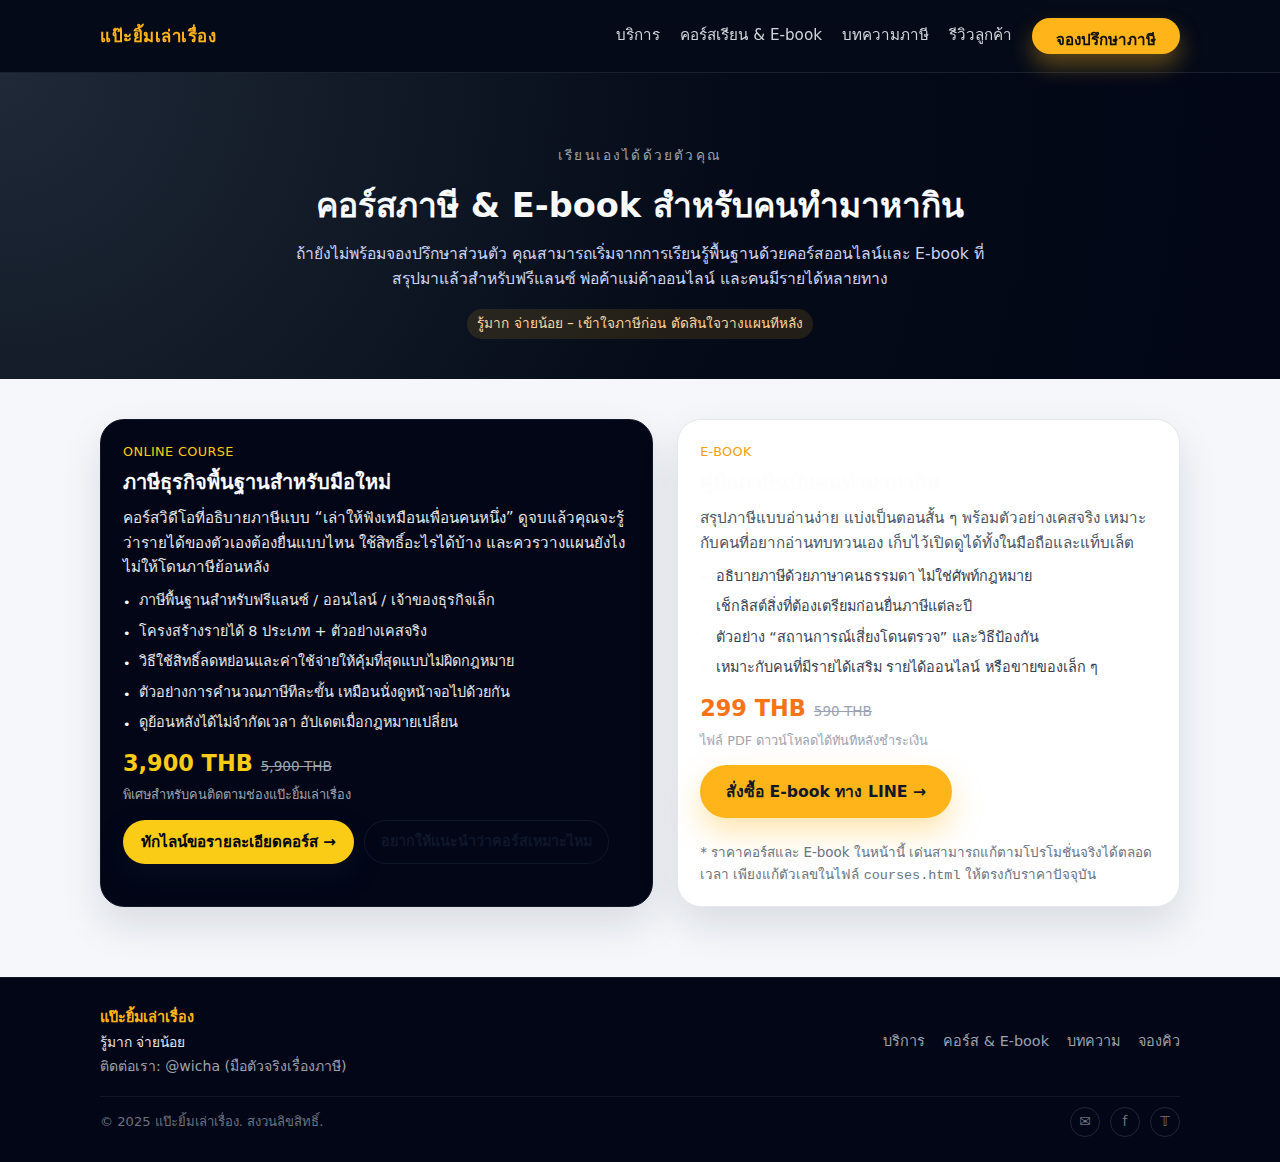
<file: courses.html>
<!DOCTYPE html>
<html lang="th">
<head>
  <meta charset="UTF-8" />
  <title>คอร์สเรียน &amp; E-book ภาษี – แป๊ะยิ้มเล่าเรื่อง</title>
  <meta name="viewport" content="width=device-width, initial-scale=1" />
  <link rel="stylesheet" href="assets/css/style.css">
</head>
<body>

  <!-- NAV -->
  <header>
    <div class="container">
      <div class="nav">
        <div class="logo">แป๊ะยิ้มเล่าเรื่อง</div>
        <nav class="nav-links">
          <a href="services.html">บริการ</a>
          <a href="courses.html">คอร์สเรียน &amp; E-book</a>
          <a href="index.html#articles">บทความภาษี</a>
          <a href="index.html#testimonials">รีวิวลูกค้า</a>
          <a href="booking.html" class="btn-nav">
            จองปรึกษาภาษี
          </a>
        </nav>
      </div>
    </div>
  </header>

  <!-- HERO -->
  <section class="courses-hero">
    <div class="container">
      <div class="courses-hero-inner">
        <div class="hero-eyebrow">เรียนเองได้ด้วยตัวคุณ</div>
        <h1 class="courses-hero-title">คอร์สภาษี &amp; E-book สำหรับคนทำมาหากิน</h1>
        <p class="courses-hero-sub">
          ถ้ายังไม่พร้อมจองปรึกษาส่วนตัว คุณสามารถเริ่มจากการเรียนรู้พื้นฐานด้วยคอร์สออนไลน์และ E-book
          ที่สรุปมาแล้วสำหรับฟรีแลนซ์ พ่อค้าแม่ค้าออนไลน์ และคนมีรายได้หลายทาง
        </p>
        <div class="courses-hero-tag">
          รู้มาก จ่ายน้อย – เข้าใจภาษีก่อน ตัดสินใจวางแผนทีหลัง
        </div>
      </div>
    </div>
  </section>

  <!-- CONTENT -->
  <section class="courses-layout">
    <div class="container">
      <div class="courses-grid">
        <!-- COURSE CARD -->
        <div class="course-card">
          <div class="course-label">Online Course</div>
          <h2 class="course-title">ภาษีธุรกิจพื้นฐานสำหรับมือใหม่</h2>
          <p class="course-desc">
            คอร์สวิดีโอที่อธิบายภาษีแบบ “เล่าให้ฟังเหมือนเพื่อนคนหนึ่ง”
            ดูจบแล้วคุณจะรู้ว่ารายได้ของตัวเองต้องยื่นแบบไหน ใช้สิทธิ์อะไรได้บ้าง
            และควรวางแผนยังไงไม่ให้โดนภาษีย้อนหลัง
          </p>

          <ul class="course-list">
            <li><span class="dot">•</span><span class="text">ภาษีพื้นฐานสำหรับฟรีแลนซ์ / ออนไลน์ / เจ้าของธุรกิจเล็ก</span></li>
            <li><span class="dot">•</span><span class="text">โครงสร้างรายได้ 8 ประเภท + ตัวอย่างเคสจริง</span></li>
            <li><span class="dot">•</span><span class="text">วิธีใช้สิทธิ์ลดหย่อนและค่าใช้จ่ายให้คุ้มที่สุดแบบไม่ผิดกฎหมาย</span></li>
            <li><span class="dot">•</span><span class="text">ตัวอย่างการคำนวณภาษีทีละขั้น เหมือนนั่งดูหน้าจอไปด้วยกัน</span></li>
            <li><span class="dot">•</span><span class="text">ดูย้อนหลังได้ไม่จำกัดเวลา อัปเดตเมื่อกฎหมายเปลี่ยน</span></li>
          </ul>

          <div class="price-row">
            <div class="price-main course">3,900 THB</div>
            <div class="price-old">5,900 THB</div>
          </div>
          <div class="price-note">พิเศษสำหรับคนติดตามช่องแป๊ะยิ้มเล่าเรื่อง</div>

          <div class="course-actions">
            <a href="https://line.me" target="_blank" class="btn-primary-light">
              ทักไลน์ขอรายละเอียดคอร์ส →
            </a>
            <a href="booking.html" class="btn-outline-dark">
              อยากให้แนะนำว่าคอร์สเหมาะไหม
            </a>
          </div>
        </div>

        <!-- EBOOK CARD -->
        <div class="ebook-card">
          <div class="ebook-label">E-book</div>
          <h2 class="ebook-title">คู่มือภาษีฉบับคนทำมาหากิน</h2>
          <p class="ebook-desc">
            สรุปภาษีแบบอ่านง่าย แบ่งเป็นตอนสั้น ๆ พร้อมตัวอย่างเคสจริง
            เหมาะกับคนที่อยากอ่านทบทวนเอง เก็บไว้เปิดดูได้ทั้งในมือถือและแท็บเล็ต
          </p>

          <ul class="ebook-list">
            <li><span class="dot">•</span><span class="text">อธิบายภาษีด้วยภาษาคนธรรมดา ไม่ใช่ศัพท์กฎหมาย</span></li>
            <li><span class="dot">•</span><span class="text">เช็กลิสต์สิ่งที่ต้องเตรียมก่อนยื่นภาษีแต่ละปี</span></li>
            <li><span class="dot">•</span><span class="text">ตัวอย่าง “สถานการณ์เสี่ยงโดนตรวจ” และวิธีป้องกัน</span></li>
            <li><span class="dot">•</span><span class="text">เหมาะกับคนที่มีรายได้เสริม รายได้ออนไลน์ หรือขายของเล็ก ๆ</span></li>
          </ul>

          <div class="price-row">
            <div class="price-main ebook">299 THB</div>
            <div class="price-old">590 THB</div>
          </div>
          <div class="price-note">ไฟล์ PDF ดาวน์โหลดได้ทันทีหลังชำระเงิน</div>

          <div class="ebook-actions">
            <a href="https://line.me" target="_blank" class="btn-primary">
              สั่งซื้อ E-book ทาง LINE →
            </a>
          </div>

          <div class="courses-note">
            * ราคาคอร์สและ E-book ในหน้านี้ เด่นสามารถแก้ตามโปรโมชั่นจริงได้ตลอดเวลา  
            เพียงแก้ตัวเลขในไฟล์ <code>courses.html</code> ให้ตรงกับราคาปัจจุบัน
          </div>
        </div>
      </div>
    </div>
  </section>

  <!-- FOOTER -->
  <footer>
    <div class="container">
      <div class="footer-top">
        <div>
          <div class="footer-brand">แป๊ะยิ้มเล่าเรื่อง</div>
          <div class="footer-slogan">รู้มาก จ่ายน้อย</div>
          <div class="footer-contact">ติดต่อเรา: @wicha (มือตัวจริงเรื่องภาษี)</div>
        </div>
        <div class="footer-links">
          <a href="services.html">บริการ</a>
          <a href="courses.html">คอร์ส &amp; E-book</a>
          <a href="index.html#articles">บทความ</a>
          <a href="booking.html">จองคิว</a>
        </div>
      </div>
      <div class="footer-bottom">
        <div>© 2025 แป๊ะยิ้มเล่าเรื่อง. สงวนลิขสิทธิ์.</div>
        <div class="footer-social">
          <span>✉</span>
          <span>f</span>
          <span>𝕋</span>
        </div
</file>
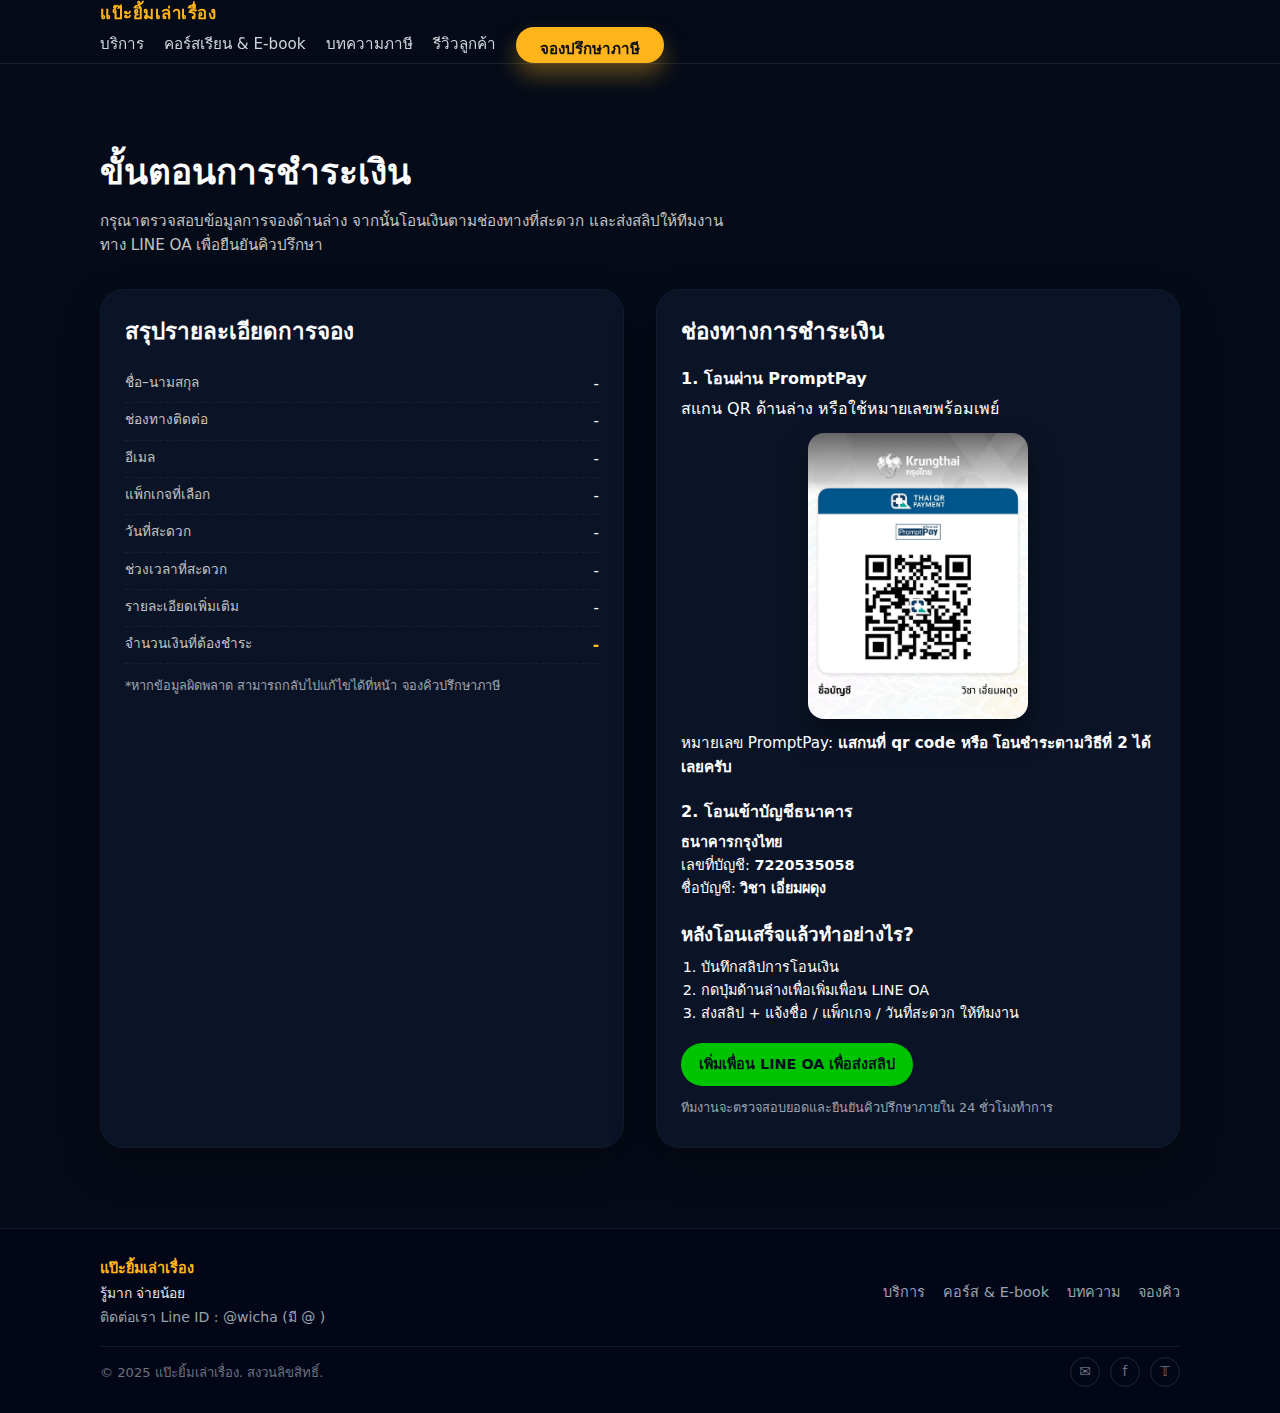
<file: payment.html>
<!DOCTYPE html>
<html lang="th">
<head>
  <meta charset="UTF-8" />
  <title>ชำระเงินค่าปรึกษาภาษี – แป๊ะยิ้มเล่าเรื่อง</title>
  <meta name="viewport" content="width=device-width, initial-scale=1" />
  <link rel="stylesheet" href="assets/css/style.css" />
</head>
<body>

  <!-- NAV -->
  <header class="header">
  <div class="container nav-container">
    
    <div class="logo">แป๊ะยิ้มเล่าเรื่อง</div>

    <div class="menu-toggle" id="mobile-menu">☰</div>

    <nav class="nav-links" id="nav-menu">
      <a href="index.html#services">บริการ</a>
      <a href="index.html#offers">คอร์สเรียน & E-book</a>
      <a href="index.html#articles">บทความภาษี</a>
      <a href="index.html#testimonials">รีวิวลูกค้า</a>
      <a href="booking.html" class="btn-nav">จองปรึกษาภาษี</a>
    </nav>

  </div>
</header>


  <!-- PAYMENT SECTION -->
  <section class="payment-section">
    <div class="container">

      <!-- ส่วนหัว -->
      <div class="payment-header">
        <h1>ขั้นตอนการชำระเงิน</h1>
        <p>
          กรุณาตรวจสอบข้อมูลการจองด้านล่าง จากนั้นโอนเงินตามช่องทางที่สะดวก
          และส่งสลิปให้ทีมงานทาง LINE OA เพื่อยืนยันคิวปรึกษา
        </p>
      </div>

      <div class="payment-grid">

        <!-- สรุปรายละเอียดการจอง -->
        <div class="payment-card">
          <h2>สรุปรายละเอียดการจอง</h2>
          <dl class="payment-summary">
            <div>
              <dt>ชื่อ–นามสกุล</dt>
              <dd id="summary-name">-</dd>
            </div>
            <div>
              <dt>ช่องทางติดต่อ</dt>
              <dd id="summary-contact">-</dd>
            </div>
            <div>
              <dt>อีเมล</dt>
              <dd id="summary-email">-</dd>
            </div>
            <div>
              <dt>แพ็กเกจที่เลือก</dt>
              <dd id="summary-package">-</dd>
            </div>
            <div>
              <dt>วันที่สะดวก</dt>
              <dd id="summary-date">-</dd>
            </div>
            <div>
              <dt>ช่วงเวลาที่สะดวก</dt>
              <dd id="summary-time">-</dd>
            </div>
            <div>
              <dt>รายละเอียดเพิ่มเติม</dt>
              <dd id="summary-details">-</dd>
            </div>
            <div class="payment-price-row">
              <dt>จำนวนเงินที่ต้องชำระ</dt>
              <dd id="summary-price">-</dd>
            </div>
          </dl>
          <p class="payment-note">
            *หากข้อมูลผิดพลาด สามารถกลับไปแก้ไขได้ที่หน้า
            <a href="booking.html">จองคิวปรึกษาภาษี</a>
          </p>
        </div>

        <!-- ช่องทางชำระเงิน -->
        <div class="payment-card">
          <h2>ช่องทางการชำระเงิน</h2>

          <div class="payment-method">
            <h3>1. โอนผ่าน PromptPay</h3>
            <p>สแกน QR ด้านล่าง หรือใช้หมายเลขพร้อมเพย์</p>

            <!-- เปลี่ยน path รูปให้ตรงกับของเด่น -->
            <div class="payment-qr-wrapper">
              <img src="assets\css/img/qr-consult.png"
                   alt="QR PromptPay แป๊ะยิ้มเล่าเรื่อง"
                   class="payment-qr" />
            </div>

            <p class="payment-pp-number">
              หมายเลข PromptPay: <strong>แสกนที่ qr code หรือ โอนชำระตามวิธีที่ 2 ได้เลยครับ</strong>
            </p>
          </div>

          <div class="payment-method">
            <h3>2. โอนเข้าบัญชีธนาคาร</h3>
            <ul class="payment-bank-list">
              <li>
                <strong>ธนาคารกรุงไทย</strong><br />
                เลขที่บัญชี: <strong>7220535058</strong><br />
                ชื่อบัญชี: <strong>วิชา เอี่ยมผดุง</strong>
              </li>
              <!-- ถ้ามีหลายบัญชีเพิ่ม li ได้เลย -->
            </ul>
          </div>

          <div class="payment-after">
            <h3>หลังโอนเสร็จแล้วทำอย่างไร?</h3>
            <ol>
              <li>บันทึกสลิปการโอนเงิน</li>
              <li>กดปุ่มด้านล่างเพื่อเพิ่มเพื่อน LINE OA</li>
              <li>ส่งสลิป + แจ้งชื่อ / แพ็กเกจ / วันที่สะดวก ให้ทีมงาน</li>
            </ol>

            <a class="btn-line"
               href="https://line.me/R/ti/p/@wicha"
               target="_blank">
              เพิ่มเพื่อน LINE OA เพื่อส่งสลิป
            </a>

            <p class="payment-note">
              ทีมงานจะตรวจสอบยอดและยืนยันคิวปรึกษาภายใน 24 ชั่วโมงทำการ
            </p>
          </div>
        </div>

      </div>
    </div>
  </section>

  <!-- FOOTER -->
  <footer>
    <div class="container">
      <div class="footer-top">
        <div>
          <div class="footer-brand">แป๊ะยิ้มเล่าเรื่อง</div>
          <div class="footer-slogan">รู้มาก จ่ายน้อย</div>
          <div class="footer-contact">ติดต่อเรา Line ID : @wicha (มี @ )</div>
        </div>
        <div class="footer-links">
          <a href="index.html#services">บริการ</a>
          <a href="index.html#offers">คอร์ส &amp; E-book</a>
          <a href="index.html#articles">บทความ</a>
          <a href="booking.html">จองคิว</a>
        </div>
      </div>
      <div class="footer-bottom">
        <div>© 2025 แป๊ะยิ้มเล่าเรื่อง. สงวนลิขสิทธิ์.</div>
        <div class="footer-social">
          <span>✉</span>
          <span>f</span>
          <span>𝕋</span>
        </div>
      </div>
    </div>
  </footer>

  <!-- JS สรุปค่าจาก query string -->
  <script>
    (function () {
      const params = new URLSearchParams(window.location.search);

      const name    = params.get('name')    || '-';
      const contact = params.get('contact') || '-';
      const email   = params.get('email')   || '-';
      const pkg     = params.get('package') || '';
      const date    = params.get('date')    || '-';
      const time    = params.get('time')    || '-';
      const details = params.get('details') || '-';

      let packageText = '-';
      let priceText   = '-';

      if (pkg === 'normal') {
        packageText = 'ปรึกษาภาษีรายชั่วโมง (นัดล่วงหน้า 1–3 วัน)';
        priceText   = '1,500 บาท';
      } else if (pkg === 'urgent') {
        packageText = 'ปรึกษาภาษีแบบด่วน (ภายในวันนี้)';
        priceText   = '2,000 บาท';
      }

      document.getElementById('summary-name').textContent    = name;
      document.getElementById('summary-contact').textContent = contact;
      document.getElementById('summary-email').textContent   = email || '-';
      document.getElementById('summary-package').textContent = packageText;
      document.getElementById('summary-date').textContent    = date;
      document.getElementById('summary-time').textContent    = time;
      document.getElementById('summary-details').textContent = details || '-';
      document.getElementById('summary-price').textContent   = priceText;
    })();
  </script>

</body>
</html>
</file>
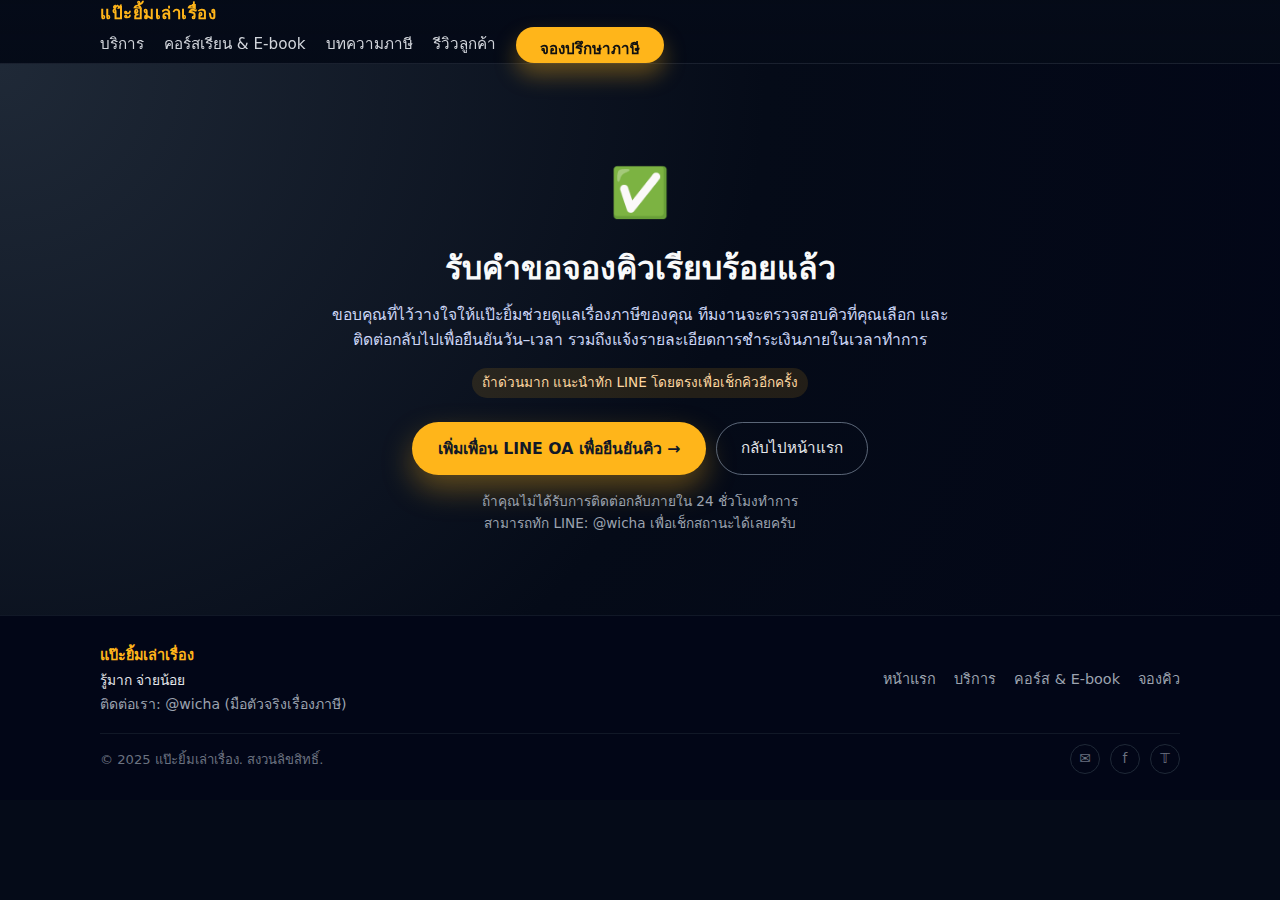
<file: thanks.html>
<!DOCTYPE html>
<html lang="th">
<head>
  <meta charset="UTF-8" />
  <title>ส่งคำขอจองคิวเรียบร้อย – แป๊ะยิ้มเล่าเรื่อง</title>
  <meta name="viewport" content="width=device-width, initial-scale=1" />
  <link rel="stylesheet" href="assets/css/style.css">
</head>
<body>

  <!-- NAV แบบสั้น -->
  <header class="header">
  <div class="container nav-container">
    
    <div class="logo">แป๊ะยิ้มเล่าเรื่อง</div>

    <div class="menu-toggle" id="mobile-menu">☰</div>

    <nav class="nav-links" id="nav-menu">
      <a href="index.html#services">บริการ</a>
      <a href="index.html#offers">คอร์สเรียน & E-book</a>
      <a href="index.html#articles">บทความภาษี</a>
      <a href="index.html#testimonials">รีวิวลูกค้า</a>
      <a href="booking.html" class="btn-nav">จองปรึกษาภาษี</a>
    </nav>

  </div>
</header>


  <!-- THANK YOU SECTION -->
  <section class="thanks-section">
    <div class="container">
      <div class="thanks-inner">
        <div class="thanks-icon">✅</div>
        <h1 class="thanks-title">รับคำขอจองคิวเรียบร้อยแล้ว</h1>
        <p class="thanks-sub">
          ขอบคุณที่ไว้วางใจให้แป๊ะยิ้มช่วยดูแลเรื่องภาษีของคุณ
          ทีมงานจะตรวจสอบคิวที่คุณเลือก และติดต่อกลับไปเพื่อยืนยันวัน–เวลา
          รวมถึงแจ้งรายละเอียดการชำระเงินภายในเวลาทำการ
        </p>
        <div class="thanks-highlight">
          ถ้าด่วนมาก แนะนำทัก LINE โดยตรงเพื่อเช็กคิวอีกครั้ง
        </div>

        <div class="thanks-actions">
          <a href="https://line.me/R/ti/p/@wicha" target="_blank" class="btn-primary">
            เพิ่มเพื่อน LINE OA เพื่อยืนยันคิว →
          </a>
          <a href="index.html" class="btn-secondary">
            กลับไปหน้าแรก
          </a>
        </div>

        <div class="thanks-small">
          ถ้าคุณไม่ได้รับการติดต่อกลับภายใน 24 ชั่วโมงทำการ<br />
          สามารถทัก LINE: @wicha เพื่อเช็กสถานะได้เลยครับ
        </div>
      </div>
    </div>
  </section>

  <!-- FOOTER -->
  <footer>
    <div class="container">
      <div class="footer-top">
        <div>
          <div class="footer-brand">แป๊ะยิ้มเล่าเรื่อง</div>
          <div class="footer-slogan">รู้มาก จ่ายน้อย</div>
          <div class="footer-contact">ติดต่อเรา: @wicha (มือตัวจริงเรื่องภาษี)</div>
        </div>
        <div class="footer-links">
          <a href="index.html">หน้าแรก</a>
          <a href="services.html">บริการ</a>
          <a href="courses.html">คอร์ส &amp; E-book</a>
          <a href="booking.html">จองคิว</a>
        </div>
      </div>
      <div class="footer-bottom">
        <div>© 2025 แป๊ะยิ้มเล่าเรื่อง. สงวนลิขสิทธิ์.</div>
        <div class="footer-social">
          <span>✉</span>
          <span>f</span>
          <span>𝕋</span>
        </div>
      </div>
    </div>
  </footer>

</body>
</html>
</file>
<file: assets/css/style.css>
:root {
      --bg-dark: #050b18;
      --bg-dark-soft: #0c1324;
      --bg-light: #f7fafc;
      --accent: #ffb51a;
      --accent-soft: #fff1c7;
      --text-main: #fdfdfd;
      --text-sub: #c4ccdd;
      --text-dark: #111827;
      --card-border: #e5e7eb;
      --success-bg: #e8fff2;
      --success-text: #0f9f4f;
      --radius-lg: 24px;
      --radius-md: 18px;
      --shadow-soft: 0 18px 40px rgba(0,0,0,0.35);
      --shadow-card: 0 12px 30px rgba(15,23,42,0.18);
      --transition-fast: 0.2s ease;
    }

    * {
      box-sizing: border-box;
      margin: 0;
      padding: 0;
    }

    body {
      font-family: system-ui, -apple-system, BlinkMacSystemFont, "Segoe UI", sans-serif;
      background-color: var(--bg-dark);
      color: var(--text-main);
      line-height: 1.6;
    }

    a {
      color: inherit;
      text-decoration: none;
    }

    img {
      max-width: 100%;
      display: block;
    }

    .container {
      width: 100%;
      max-width: 1120px;
      margin: 0 auto;
      padding: 0 20px;
    }

    /* NAVBAR */
    header {
      position: sticky;
      top: 0;
      z-index: 40;
      backdrop-filter: blur(10px);
      background: linear-gradient(to bottom, rgba(5,11,24,0.97), rgba(5,11,24,0.88));
      border-bottom: 1px solid rgba(148,163,184,0.15);
    }

    .nav {
      display: flex;
      justify-content: space-between;
      align-items: center;
      padding: 18px 0;
    }

    .logo {
      font-weight: 700;
      font-size: 1.05rem;
      letter-spacing: 0.03em;
      color: var(--accent);
    }

    .nav-links {
      display: flex;
      align-items: center;
      gap: 32px;
      font-size: 0.95rem;
      color: #d1d5db;
    }

    .nav-links a {
      position: relative;
      padding-bottom: 2px;
    }

    .nav-links a::after {
      content: "";
      position: absolute;
      left: 0;
      bottom: 0;
      width: 0;
      height: 2px;
      border-radius: 999px;
      background-color: var(--accent);
      transition: width var(--transition-fast);
    }

    .nav-links a:hover::after {
      width: 100%;
    }

    .btn-nav {
      padding: 10px 24px;
      border-radius: 999px;
      background-color: var(--accent);
      color: #111;
      font-weight: 600;
      box-shadow: 0 12px 22px rgba(255,181,26,0.35);
      border: none;
      cursor: pointer;
      transition: transform var(--transition-fast), box-shadow var(--transition-fast), background-color var(--transition-fast);
    }

    .btn-nav:hover {
      transform: translateY(-1px);
      background-color: #ffca45;
      box-shadow: 0 18px 32px rgba(255,181,26,0.45);
    }

    /* HERO */
    .hero {
      background: radial-gradient(circle at top left, #1e293b 0, #050b18 48%, #020617 100%);
      padding: 72px 0 72px;
    }

    .hero-grid {
      display: grid;
      grid-template-columns: minmax(0, 1.1fr) minmax(0, 1fr);
      gap: 48px;
      align-items: center;
    }

    .hero-eyebrow {
      font-size: 0.85rem;
      letter-spacing: .16em;
      text-transform: uppercase;
      color: #9ca3af;
      margin-bottom: 12px;
    }

    .hero-title {
      font-size: clamp(2.2rem, 3.4vw, 3rem);
      font-weight: 800;
      line-height: 1.25;
      margin-bottom: 14px;
    }

    .hero-title span.highlight {
      color: var(--accent);
    }

    .hero-subtitle {
      font-size: 1rem;
      color: var(--text-sub);
      max-width: 560px;
      margin-bottom: 22px;
    }

    .hero-list {
      list-style: none;
      margin-bottom: 26px;
    }

    .hero-list li {
      display: flex;
      align-items: flex-start;
      gap: 10px;
      margin-bottom: 8px;
      color: #e5e7eb;
      font-size: 0.98rem;
    }

    .bullet-icon {
      width: 18px;
      height: 18px;
      border-radius: 999px;
      background-color: rgba(255,181,26,0.1);
      display: flex;
      align-items: center;
      justify-content: center;
      font-size: 0.75rem;
      color: var(--accent);
      flex-shrink: 0;
    }

    .hero-actions {
      display: flex;
      flex-wrap: wrap;
      gap: 14px;
    }

    .btn-primary {
      padding: 14px 26px;
      border-radius: 999px;
      background-color: var(--accent);
      color: #111827;
      font-weight: 600;
      font-size: 0.98rem;
      border: none;
      cursor: pointer;
      box-shadow: 0 14px 30px rgba(255,181,26,0.35);
      transition: transform var(--transition-fast), box-shadow var(--transition-fast), background-color var(--transition-fast);
    }

    .btn-primary:hover {
      transform: translateY(-1px);
      background-color: #ffca45;
      box-shadow: 0 18px 36px rgba(255,181,26,0.45);
    }

    .btn-secondary {
      padding: 13px 24px;
      border-radius: 999px;
      border: 1px solid rgba(148,163,184,0.6);
      background-color: transparent;
      color: #e5e7eb;
      font-weight: 500;
      font-size: 0.95rem;
      cursor: pointer;
      transition: background-color var(--transition-fast), border-color var(--transition-fast), color var(--transition-fast), transform var(--transition-fast);
    }

    .btn-secondary:hover {
      background-color: rgba(15,23,42,0.9);
      transform: translateY(-1px);
      border-color: rgba(226,232,240,0.95);
      color: #f9fafb;
    }

    .hero-media {
      position: relative;
    }

    .hero-card {
      background-color: #020617;
      border-radius: 30px;
      padding: 16px;
      box-shadow: var(--shadow-soft);
      border: 1px solid rgba(148,163,184,0.25);
    }

    .hero-image-wrapper {
      border-radius: 24px;
      overflow: hidden;
      position: relative;
      background: linear-gradient(135deg, #111827, #0f172a);
      min-height: 230px;
    }

    .hero-image-wrapper img {
      width: 100%;
      height: 100%;
      object-fit: cover;
      filter: saturate(1.15);
    }

    .hero-card {
  position: relative;
}

/* ครอบรูปหลัก */
.hero-card {
  position: relative;
  border-radius: 28px;
  overflow: hidden;
}
/* ไอคอนในกล่อง */
.hero-badge-icon {
  font-size: 1rem;
  margin-bottom: 4px;
}


    .hero-floating {
      position: absolute;
      left: -18px;
      bottom: -18px;
      background-color: var(--success-bg);
      color: var(--success-text);
      border-radius: 18px;
      padding: 12px 16px;
      font-size: 0.85rem;
      box-shadow: var(--shadow-card);
      max-width: 220px;
    }

    /* GENERIC SECTIONS (LIGHT) */
    .section {
      padding: 70px 0;
      background-color: #f5f7fb;
      color: var(--text-dark);
    }

    .section.alt {
      background-color: #ffffff;
    }

    .section-title {
      font-size: 1.8rem;
      font-weight: 800;
      margin-bottom: 8px;
      color: #020617;
    }

    .section-subtitle {
      font-size: 1rem;
      color: #4b5563;
      max-width: 640px;
      margin-bottom: 32px;
    }

    /* รู้มาก จ่ายน้อย */
    .pill-highlight {
      background-color: #fff4ce;
      padding: 3px 8px;
      border-radius: 999px;
      font-weight: 600;
    }

    .three-cols {
      display: grid;
      grid-template-columns: repeat(3, minmax(0, 1fr));
      gap: 20px;
    }

    .benefit-card {
      background-color: #ffffff;
      border-radius: 18px;
      padding: 20px 20px 22px;
      box-shadow: 0 10px 26px rgba(15,23,42,0.06);
      border: 1px solid #edf0f7;
      transition: transform var(--transition-fast), box-shadow var(--transition-fast), border-color var(--transition-fast);
    }

    .benefit-card:hover {
      transform: translateY(-4px);
      border-color: #e5e7eb;
      box-shadow: 0 16px 30px rgba(15,23,42,0.08);
    }

    .benefit-icon {
      width: 28px;
      height: 28px;
      border-radius: 999px;
      background-color: #fff6d7;
      display: flex;
      align-items: center;
      justify-content: center;
      margin-bottom: 8px;
      font-size: 0.9rem;
    }

    .benefit-title {
      font-weight: 700;
      margin-bottom: 4px;
    }

    .benefit-text {
      font-size: 0.93rem;
      color: #4b5563;
    }

    /* SERVICES */
    .section-header-flex {
      display: flex;
      justify-content: space-between;
      align-items: baseline;
      gap: 16px;
      margin-bottom: 28px;
    }

    .services-grid {
      display: grid;
      grid-template-columns: repeat(3, minmax(0, 1fr));
      gap: 20px;
    }

    .service-card {
      background-color: #ffffff;
      border-radius: var(--radius-lg);
      padding: 22px 20px 22px;
      border: 1px solid #edf0f7;
      box-shadow: 0 14px 36px rgba(15,23,42,0.06);
      transition: transform var(--transition-fast), box-shadow var(--transition-fast), border-color var(--transition-fast), background-color var(--transition-fast);
    }

    .service-card.highlight {
      border-color: var(--accent);
      box-shadow: 0 18px 40px rgba(255,181,26,0.18);
      background-color: #fffdf7;
    }

    .service-topicon {
      width: 34px;
      height: 34px;
      border-radius: 999px;
      background-color: #f3f4ff;
      display: flex;
      align-items: center;
      justify-content: center;
      margin-bottom: 10px;
      font-size: 1rem;
    }

    .service-title {
      font-weight: 700;
      margin-bottom: 4px;
      font-size: 1.02rem;
      color: #111827;
    }

    .service-desc {
      font-size: 0.93rem;
      color: #4b5563;
      margin-bottom: 10px;
    }

    .service-price {
      font-size: 0.96rem;
      margin-bottom: 12px;
    }

    .service-price strong {
      font-size: 1.05rem;
    }

    .service-note {
      font-size: 0.8rem;
      color: #6b7280;
    }

    .service-actions {
      margin-top: 14px;
    }

    .btn-outline-dark {
      display: inline-block;
      padding: 10px 18px;
      border-radius: 999px;
      border: 1px solid #111827;
      font-size: 0.9rem;
      font-weight: 500;
      background-color: #111827;
      color: #ffffff;
      cursor: pointer;
      transition: background-color var(--transition-fast), color var(--transition-fast), transform var(--transition-fast);
    }

    .service-card.highlight .btn-outline-dark {
      background-color: var(--accent);
      border-color: var(--accent);
      color: #111827;
    }

    .btn-outline-dark:hover {
      background-color: #020617;
      color: #f9fafb;
      transform: translateY(-1px);
    }

    .service-card.highlight .btn-outline-dark:hover {
      background-color: #111827;
      color: #f9fafb;
    }

    /* OFFERS */
    .offers-grid {
      display: grid;
      grid-template-columns: minmax(0, 1.05fr) minmax(0, 1fr);
      gap: 20px;
    }

    .offer-card {
      border-radius: var(--radius-lg);
      padding: 24px 24px 22px;
      box-shadow: 0 16px 40px rgba(15,23,42,0.1);
    }

    .offer-card.dark {
      background-color: var(--bg-dark-soft);
      color: var(--text-main);
    }

    .offer-card.light {
      background-color: #fff9e8;
      color: var(--text-dark);
      border: 1px solid #ffe7ab;
    }

    .offer-label {
      font-size: 0.9rem;
      color: var(--accent);
      font-weight: 600;
      margin-bottom: 6px;
    }

    .offer-title {
      font-size: 1.15rem;
      font-weight: 700;
      margin-bottom: 10px;
    }

    .offer-list {
      list-style: none;
      margin-bottom: 16px;
    }

    .offer-list li {
      font-size: 0.95rem;
      margin-bottom: 6px;
      display: flex;
      gap: 8px;
    }

    .offer-list span.dot {
      margin-top: 6px;
      font-size: 0.7rem;
    }

    .offer-price {
      margin-top: 4px;
      margin-bottom: 14px;
      font-size: 1.1rem;
    }

    .offer-price span {
      font-size: 0.85rem;
      text-decoration: line-through;
      color: #9ca3af;
      margin-right: 8px;
    }

    .btn-offer {
      display: inline-block;
      padding: 12px 22px;
      border-radius: 999px;
      font-size: 0.94rem;
      font-weight: 600;
      border: none;
      cursor: pointer;
      transition: background-color var(--transition-fast), transform var(--transition-fast), box-shadow var(--transition-fast);
    }

    .btn-offer.dark {
      background-color: var(--accent);
      color: #111827;
      box-shadow: 0 12px 26px rgba(255,181,26,0.35);
    }

    .btn-offer.dark:hover {
      background-color: #ffca45;
      transform: translateY(-1px);
      box-shadow: 0 16px 34px rgba(255,181,26,0.45);
    }

    .btn-offer.light {
      border: 1px solid #111827;
      background-color: transparent;
      color: #111827;
    }

    .btn-offer.light:hover {
      background-color: #111827;
      color: #f9fafb;
      transform: translateY(-1px);
    }

    /* ARTICLES */
    .articles-grid {
      display: grid;
      grid-template-columns: repeat(3, minmax(0, 1fr));
      gap: 20px;
    }

    .article-card {
      background-color: #ffffff;
      border-radius: 18px;
      overflow: hidden;
      box-shadow: 0 10px 28px rgba(15,23,42,0.08);
      border: 1px solid #edf0f7;
      display: flex;
      flex-direction: column;
    }

    .article-body {
      padding: 14px 18px 16px;
      flex: 1;
    }

    .article-title {
      font-size: 0.98rem;
      font-weight: 600;
      margin-bottom: 6px;
      color: #111827;
    }

    .article-link {
      font-size: 0.88rem;
      color: var(--accent);
      border-top: 1px solid #f3f4f6;
      padding: 10px 18px 12px;
    }

    /* TESTIMONIALS */
    .section-testimonial {
      background-color: #ffffff;
      padding: 72px 0;
      color: var(--text-dark);
    }

    .testi-highlight {
      color: var(--accent);
      font-weight: 800;
    }

    .testi-grid {
      margin-top: 26px;
      display: grid;
      grid-template-columns: repeat(3, minmax(0, 1fr));
      gap: 20px;
    }

    .testi-card {
      background-color: #f5f7fb;
      border-radius: 22px;
      padding: 20px 20px 18px;
      box-shadow: 0 10px 24px rgba(148,163,184,0.25);
      border: 1px solid #e5e7eb;
      font-size: 0.94rem;
    }

    .testi-quote {
      margin-bottom: 12px;
      color: #374151;
    }

    .testi-author {
      font-weight: 700;
      margin-bottom: 2px;
      color: #111827;
    }

    .testi-role {
      font-size: 0.85rem;
      color: #6b7280;
    }

    /* PROCESS */
    .section-process {
      background-color: var(--bg-dark);
      padding: 70px 0 0;
      color: #e5e7eb;
    }

    .process-grid {
      display: grid;
      grid-template-columns: repeat(3, minmax(0, 1fr));
      gap: 30px;
      margin-top: 30px;
      margin-bottom: 0;
      padding-bottom: 58px;
    }

    .process-item {
      text-align: center;
      max-width: 260px;
      margin: 0 auto;
    }

    .process-circle {
      width: 46px;
      height: 46px;
      border-radius: 999px;
      margin: 0 auto 10px;
      background: radial-gradient(circle at top, rgba(255,181,26,0.35), rgba(255,176,0,0.02));
      border: 1px solid rgba(248,250,252,0.12);
      display: flex;
      align-items: center;
      justify-content: center;
      color: var(--accent);
      font-weight: 700;
      box-shadow: 0 0 24px rgba(255,181,26,0.28);
    }

    .process-title {
      font-weight: 600;
      margin-bottom: 4px;
    }

    .process-text {
      font-size: 0.9rem;
      color: #9ca3af;
    }

    /* CTA STRIP */
    .section-cta-strip {
      background-color: var(--accent);
      padding: 52px 0 56px;
      color: #111827;
      text-align: center;
    }

    .cta-main-title {
      font-size: 1.7rem;
      font-weight: 800;
      margin-bottom: 6px;
    }

    .cta-subtitle {
      font-size: 1rem;
      margin-bottom: 20px;
    }

    .btn-cta-big {
      padding: 16px 34px;
      border-radius: 999px;
      border: none;
      background-color: #020617;
      color: #f9fafb;
      font-weight: 700;
      font-size: 1rem;
      cursor: pointer;
      box-shadow: 0 16px 40px rgba(15,23,42,0.5);
      transition: background-color var(--transition-fast), transform var(--transition-fast), box-shadow var(--transition-fast);
    }

    .btn-cta-big:hover {
      background-color: #0b1220;
      transform: translateY(-1px);
      box-shadow: 0 20px 46px rgba(15,23,42,0.65);
    }

    /* FOOTER */
    footer {
      background-color: #020617;
      color: #9ca3af;
      padding: 28px 0 26px;
      font-size: 0.9rem;
      border-top: 1px solid #111827;
    }

    .footer-top {
      display: flex;
      justify-content: space-between;
      align-items: center;
      gap: 18px;
      margin-bottom: 18px;
    }

    .footer-brand {
      font-weight: 700;
      color: var(--accent);
      margin-bottom: 2px;
    }

    .footer-slogan {
      font-size: 0.86rem;
      color: #e5e7eb;
    }

    .footer-links {
      display: flex;
      gap: 18px;
      font-size: 0.9rem;
    }

    .footer-contact {
      margin-top: 2px;
      font-size: 0.88rem;
    }

    .footer-bottom {
      display: flex;
      justify-content: space-between;
      align-items: center;
      gap: 10px;
      border-top: 1px solid #111827;
      padding-top: 10px;
      font-size: 0.82rem;
      color: #6b7280;
    }

    .footer-social {
      display: flex;
      gap: 10px;
    }

    .footer-social span {
      width: 30px;
      height: 30px;
      border-radius: 999px;
      background-color: #020617;
      display: flex;
      align-items: center;
      justify-content: center;
      border: 1px solid #1f2937;
      font-size: 0.85rem;
    }

    /* RESPONSIVE */
    @media (max-width: 960px) {
      .nav-links {
        display: none;
      }

      .hero-grid,
      .three-cols,
      .services-grid,
      .offers-grid,
      .articles-grid,
      .testi-grid,
      .process-grid {
        grid-template-columns: 1fr;
      }

      .hero {
        padding: 50px 0 56px;
      }

      .hero-grid {
        gap: 36px;
      }

      .hero-media {
        order: -1;
      }

      .section,
      .section-testimonial,
      .section-process {
        padding: 60px 0;
      }

      .section-cta-strip {
        padding: 44px 0 46px;
      }

      .footer-top {
        flex-direction: column;
        align-items: flex-start;
      }

      .footer-bottom {
        flex-direction: column;
        align-items: flex-start;
      }
    }

    @media (max-width: 600px) {
      .hero-title {
        font-size: 2rem;
      }

      .hero-subtitle {
        font-size: 0.95rem;
      }

      .hero-actions {
        flex-direction: column;
        align-items: stretch;
      }

      .btn-primary,
      .btn-secondary,
      .btn-offer,
      .btn-cta-big {
        width: 100%;
        text-align: center;
      }
    }
  /* ========== BOOKING PAGE ========== */

.booking-section {
  background: radial-gradient(circle at top left, #1e293b 0, #050b18 45%, #020617 100%);
  padding: 80px 0;
  color: #f9fafb;
}

.booking-header {
  max-width: 720px;
  margin: 0 auto 32px;
  text-align: center;
}

.booking-header h1 {
  font-size: 2.1rem;
  font-weight: 800;
  margin-bottom: 10px;
}

.booking-header p {
  font-size: 0.98rem;
  color: #cbd5f5;
}

.booking-tagline {
  display: inline-block;
  margin-top: 6px;
  padding: 4px 10px;
  border-radius: 999px;
  background-color: rgba(255,181,26,0.12);
  color: #fed7a0;
  font-size: 0.85rem;
}

.booking-grid {
  display: grid;
  grid-template-columns: minmax(0, 1.1fr) minmax(0, 1fr);
  gap: 26px;
  max-width: 960px;
  margin: 0 auto;
}

.booking-info {
  background-color: #020617;
  border-radius: 22px;
  padding: 22px 22px 18px;
  border: 1px solid rgba(148,163,184,0.3);
  box-shadow: 0 18px 40px rgba(15,23,42,0.6);
}

.booking-info h2 {
  font-size: 1.25rem;
  font-weight: 700;
  margin-bottom: 8px;
}

.booking-info p {
  font-size: 0.93rem;
  color: #e5e7eb;
  margin-bottom: 8px;
}

.booking-pill {
  display: inline-block;
  margin-top: 8px;
  padding: 4px 10px;
  border-radius: 999px;
  background-color: rgba(34,197,94,0.12);
  color: #bbf7d0;
  font-size: 0.8rem;
}

.booking-plans {
  margin-top: 14px;
  display: grid;
  gap: 10px;
}

.booking-plan-card {
  border-radius: 16px;
  padding: 12px 14px;
  background-color: #020617;
  border: 1px solid rgba(148,163,184,0.45);
  font-size: 0.9rem;
}

.booking-plan-title {
  font-weight: 600;
  margin-bottom: 2px;
}

.booking-plan-price {
  font-size: 0.9rem;
  color: #facc15;
}

.booking-plan-note {
  font-size: 0.8rem;
  color: #9ca3af;
}

.booking-form-card {
  background-color: #f9fafb;
  border-radius: 22px;
  padding: 22px 20px 20px;
  box-shadow: 0 18px 40px rgba(15,23,42,0.4);
  border: 1px solid #e5e7eb;
  color: #020617;
}

.booking-form-title {
  font-size: 1.1rem;
  font-weight: 700;
  margin-bottom: 8px;
}

.booking-form-sub {
  font-size: 0.85rem;
  color: #6b7280;
  margin-bottom: 14px;
}

.form-field {
  margin-bottom: 12px;
}

.form-field label {
  display: block;
  font-size: 0.85rem;
  font-weight: 600;
  margin-bottom: 4px;
  color: #111827;
}

.form-field input[type="text"],
.form-field input[type="email"],
.form-field input[type="date"],
.form-field input[type="time"],
.form-field textarea {
  width: 100%;
  padding: 9px 10px;
  border-radius: 10px;
  border: 1px solid #d1d5db;
  font-size: 0.9rem;
  font-family: inherit;
  outline: none;
  transition: border-color 0.15s ease, box-shadow 0.15s ease;
}

.form-field textarea {
  min-height: 80px;
  resize: vertical;
}

.form-field input:focus,
.form-field textarea:focus {
  border-color: #f59e0b;
  box-shadow: 0 0 0 1px rgba(245,158,11,0.35);
}

.booking-radio-group {
  display: grid;
  gap: 8px;
  margin-top: 4px;
}

.booking-radio-option {
  display: flex;
  align-items: flex-start;
  gap: 8px;
  padding: 8px 9px;
  border-radius: 12px;
  border: 1px solid #e5e7eb;
  background-color: #fdfdfd;
  font-size: 0.88rem;
}

.booking-radio-option input[type="radio"] {
  margin-top: 3px;
}

.booking-radio-label-title {
  font-weight: 600;
}

.booking-radio-label-note {
  font-size: 0.8rem;
  color: #6b7280;
}

.booking-submit-note {
  font-size: 0.78rem;
  color: #6b7280;
  margin-top: 6px;
}

.btn-booking-submit {
  margin-top: 6px;
  width: 100%;
  padding: 11px 18px;
  border-radius: 999px;
  border: none;
  background-color: #020617;
  color: #f9fafb;
  font-weight: 700;
  font-size: 0.95rem;
  cursor: pointer;
  box-shadow: 0 12px 32px rgba(15,23,42,0.7);
  transition: background-color 0.2s ease, transform 0.2s ease, box-shadow 0.2s ease;
}

.btn-booking-submit:hover {
  background-color: #0b1220;
  transform: translateY(-1px);
  box-shadow: 0 16px 38px rgba(15,23,42,0.85);
}

@media (max-width: 960px) {
  .booking-grid {
    grid-template-columns: 1fr;
  }

  .booking-section {
    padding: 64px 0;
  }
}
/* ========== SERVICES PAGE ========== */

.services-hero {
  padding: 72px 0 40px;
  background: radial-gradient(circle at top left, #1f2937 0, #050b18 55%, #020617 100%);
  color: #f9fafb;
}

.services-hero-inner {
  max-width: 880px;
  margin: 0 auto;
  text-align: center;
}

.services-hero-title {
  font-size: 2.1rem;
  font-weight: 800;
  margin-bottom: 8px;
}

.services-hero-sub {
  font-size: 0.98rem;
  color: #cbd5f5;
  max-width: 680px;
  margin: 0 auto 18px;
}

.services-hero-tag {
  display: inline-block;
  padding: 4px 10px;
  border-radius: 999px;
  background-color: rgba(255,181,26,0.12);
  color: #fed7a0;
  font-size: 0.85rem;
}

.services-layout {
  padding: 40px 0 70px;
  background-color: #f5f7fb;
}

.services-two-cols {
  display: grid;
  grid-template-columns: minmax(0, 1.15fr) minmax(0, 1fr);
  gap: 24px;
}

.services-detail-card {
  background-color: #ffffff;
  border-radius: 22px;
  padding: 22px 22px 20px;
  box-shadow: 0 16px 38px rgba(15,23,42,0.1);
  border: 1px solid #e5e7eb;
}

.services-detail-card h2 {
  font-size: 1.2rem;
  font-weight: 700;
  margin-bottom: 8px;
}

.services-detail-card p {
  font-size: 0.95rem;
  color: #4b5563;
  margin-bottom: 8px;
}

.services-list {
  margin-top: 8px;
  list-style: none;
}

.services-list li {
  display: flex;
  gap: 8px;
  margin-bottom: 6px;
  font-size: 0.93rem;
  color: #374151;
}

.services-list li span.dot {
  font-size: 0.8rem;
  margin-top: 4px;
}

.services-aside {
  display: grid;
  gap: 16px;
}

.services-note-card {
  border-radius: 18px;
  padding: 16px 16px 14px;
  background-color: #020617;
  color: #e5e7eb;
  box-shadow: 0 16px 40px rgba(15,23,42,0.7);
  border: 1px solid rgba(148,163,184,0.4);
  font-size: 0.9rem;
}

.services-note-card strong {
  color: #facc15;
}

.services-faq {
  margin-top: 28px;
}

.faq-item {
  background-color: #ffffff;
  border-radius: 16px;
  padding: 14px 16px 12px;
  border: 1px solid #e5e7eb;
  margin-bottom: 10px;
}

.faq-q {
  font-weight: 600;
  font-size: 0.95rem;
  margin-bottom: 4px;
  color: #111827;
}

.faq-a {
  font-size: 0.9rem;
  color: #4b5563;
}

.services-cta-inline {
  margin-top: 16px;
  display: flex;
  flex-wrap: wrap;
  gap: 10px;
  align-items: center;
}

.services-cta-inline a.btn-primary {
  text-decoration: none;
}

.services-cta-text {
  font-size: 0.88rem;
  color: #6b7280;
}

@media (max-width: 960px) {
  .services-two-cols {
    grid-template-columns: 1fr;
  }
  .services-layout {
    padding: 32px 0 60px;
  }
}
/* ========== COURSES & EBOOK PAGE ========== */

.courses-hero {
  padding: 72px 0 40px;
  background: radial-gradient(circle at top left, #1f2937 0, #050b18 55%, #020617 100%);
  color: #f9fafb;
}

.courses-hero-inner {
  max-width: 880px;
  margin: 0 auto;
  text-align: center;
}

.courses-hero-title {
  font-size: 2.1rem;
  font-weight: 800;
  margin-bottom: 8px;
}

.courses-hero-sub {
  font-size: 0.98rem;
  color: #cbd5f5;
  max-width: 700px;
  margin: 0 auto 18px;
}

.courses-hero-tag {
  display: inline-block;
  padding: 4px 10px;
  border-radius: 999px;
  background-color: rgba(255,181,26,0.12);
  color: #fed7a0;
  font-size: 0.85rem;
}

.courses-layout {
  padding: 40px 0 70px;
  background-color: #f5f7fb;
}

.courses-grid {
  display: grid;
  grid-template-columns: minmax(0, 1.1fr) minmax(0, 1fr);
  gap: 24px;
}

.course-card,
.ebook-card {
  border-radius: 24px;
  padding: 22px 22px 20px;
  box-shadow: 0 18px 40px rgba(15,23,42,0.12);
  border: 1px solid #e5e7eb;
  background-color: #ffffff;
}

.course-card {
  background: radial-gradient(circle at top left, #020617 0, #020617 40%, #020617 100%);
  color: #f9fafb;
  border-color: #111827;
}

.course-label,
.ebook-label {
  font-size: 0.8rem;
  letter-spacing: 0.03em;
  text-transform: uppercase;
  margin-bottom: 4px;
}

.course-label {
  color: #facc15;
}

.ebook-label {
  color: #f59e0b;
}

.course-title,
.ebook-title {
  font-size: 1.25rem;
  font-weight: 700;
  margin-bottom: 8px;
}

.course-desc,
.ebook-desc {
  font-size: 0.95rem;
  margin-bottom: 10px;
}

.course-desc {
  color: #e5e7eb;
}

.ebook-desc {
  color: #4b5563;
}

.course-list,
.ebook-list {
  margin-top: 8px;
  list-style: none;
}

.course-list li,
.ebook-list li {
  display: flex;
  gap: 8px;
  margin-bottom: 6px;
  font-size: 0.9rem;
}

.course-list li span.dot,
.ebook-list li span.dot {
  font-size: 0.8rem;
  margin-top: 4px;
}

.course-list li span.text {
  color: #e5e7eb;
}

.ebook-list li span.text {
  color: #374151;
}

.price-row {
  display: flex;
  align-items: baseline;
  gap: 8px;
  margin-top: 10px;
  margin-bottom: 4px;
}

.price-main {
  font-size: 1.4rem;
  font-weight: 800;
}

.price-main.course {
  color: #facc15;
}

.price-main.ebook {
  color: #f97316;
}

.price-old {
  font-size: 0.85rem;
  color: #9ca3af;
  text-decoration: line-through;
}

.price-note {
  font-size: 0.8rem;
  color: #9ca3af;
}

.course-actions,
.ebook-actions {
  margin-top: 14px;
  display: flex;
  flex-wrap: wrap;
  gap: 10px;
}

.btn-primary-light {
  display: inline-flex;
  align-items: center;
  justify-content: center;
  padding: 10px 18px;
  border-radius: 999px;
  border: none;
  background-color: #facc15;
  color: #020617;
  font-weight: 700;
  font-size: 0.95rem;
  text-decoration: none;
  cursor: pointer;
  box-shadow: 0 12px 26px rgba(15,23,42,0.45);
  transition: background-color 0.2s ease, transform 0.2s ease, box-shadow 0.2s ease;
}

.btn-primary-light:hover {
  background-color: #eab308;
  transform: translateY(-1px);
  box-shadow: 0 16px 34px rgba(15,23,42,0.7);
}

.btn-outline-dark {
  display: inline-flex;
  align-items: center;
  justify-content: center;
  padding: 9px 16px;
  border-radius: 999px;
  border: 1px solid #0f172a;
  background-color: transparent;
  color: #0f172a;
  font-weight: 600;
  font-size: 0.9rem;
  text-decoration: none;
  cursor: pointer;
  transition: background-color 0.2s ease, color 0.2s ease;
}

.btn-outline-dark:hover {
  background-color: #0f172a;
  color: #f9fafb;
}

.courses-note {
  margin-top: 24px;
  font-size: 0.84rem;
  color: #6b7280;
}

@media (max-width: 960px) {
  .courses-grid {
    grid-template-columns: 1fr;
  }
  .courses-layout {
    padding: 32px 0 60px;
  }
}
/* ========== THANK YOU PAGE ========== */

.thanks-section {
  padding: 90px 0 80px;
  background: radial-gradient(circle at top left, #1f2937 0, #050b18 55%, #020617 100%);
  color: #f9fafb;
}

.thanks-inner {
  max-width: 640px;
  margin: 0 auto;
  text-align: center;
}

.thanks-icon {
  font-size: 3rem;
  margin-bottom: 12px;
}

.thanks-title {
  font-size: 2rem;
  font-weight: 800;
  margin-bottom: 8px;
}

.thanks-sub {
  font-size: 0.98rem;
  color: #cbd5f5;
  margin-bottom: 16px;
}

.thanks-highlight {
  display: inline-block;
  padding: 4px 10px;
  border-radius: 999px;
  background-color: rgba(255,181,26,0.12);
  color: #fed7a0;
  font-size: 0.85rem;
  margin-bottom: 18px;
}

.thanks-actions {
  display: flex;
  justify-content: center;
  flex-wrap: wrap;
  gap: 10px;
  margin-top: 6px;
}

.thanks-small {
  margin-top: 16px;
  font-size: 0.85rem;
  color: #9ca3af;
}
/* ==== FORCE REPOSITION HERO BADGE ==== */
.hero-card {
    position: relative !important;
}

.hero-image-wrapper {
    position: relative !important;
    border-radius: 28px;
    overflow: visible;
}

.hero-badge {
  position: absolute !important;
  top: -30px !important;     /* ดันขึ้นเหนือรูป */
  right: 40px !important;    /* ขยับออกด้านขวา */
  left: auto !important;
  transform: none !important;

  background-color: #fef9c3;
  padding: 10px 14px;
  border-radius: 18px;
  max-width: 240px;
  box-shadow: 0 14px 30px rgba(15,23,42,0.3);
  z-index: 20;
}
.payment-section {
  padding: 80px 0;
}

.payment-header h1 {
  font-size: 2.2rem;
  margin-bottom: 8px;
}

.payment-header p {
  max-width: 640px;
  color: #c4c4c4;
  font-size: 0.95rem;
}

.payment-grid {
  display: grid;
  grid-template-columns: minmax(0, 1.1fr) minmax(0, 1.1fr);
  gap: 32px;
  margin-top: 32px;
}

.payment-card {
  background: rgba(12, 21, 40, 0.95);
  border-radius: 24px;
  padding: 24px 24px 28px;
  box-shadow: 0 18px 40px rgba(0, 0, 0, 0.35);
  border: 1px solid rgba(255, 255, 255, 0.03);
}

.payment-card h2 {
  font-size: 1.4rem;
  margin-bottom: 16px;
}

.payment-summary {
  margin: 0;
}

.payment-summary div {
  display: flex;
  justify-content: space-between;
  gap: 16px;
  padding: 6px 0;
  border-bottom: 1px dashed rgba(255, 255, 255, 0.06);
}

.payment-summary dt {
  font-size: 0.85rem;
  color: #c4c4c4;
}

.payment-summary dd {
  margin: 0;
  font-size: 0.95rem;
  text-align: right;
}

.payment-price-row dd {
  font-weight: 700;
  color: #fbbf24;
}

.payment-note {
  margin-top: 12px;
  font-size: 0.8rem;
  color: #9ca3af;
}

.payment-method {
  margin-bottom: 20px;
}

.payment-method h3 {
  font-size: 1rem;
  margin-bottom: 4px;
}

.payment-qr-wrapper {
  margin: 12px 0;
  display: flex;
  justify-content: center;
}

.payment-qr {
  max-width: 220px;
  border-radius: 16px;
  box-shadow: 0 16px 30px rgba(0, 0, 0, 0.45);
}

.payment-pp-number {
  font-size: 0.95rem;
}

.payment-bank-list {
  list-style: none;
  padding-left: 0;
  margin: 6px 0 0;
  font-size: 0.9rem;
}

.payment-bank-list li {
  margin-bottom: 8px;
}

.payment-after h3 {
  margin-top: 4px;
  margin-bottom: 6px;
}

.payment-after ol {
  padding-left: 20px;
  font-size: 0.9rem;
  margin-bottom: 14px;
}

.btn-line {
  display: inline-block;
  margin-top: 4px;
  padding: 10px 18px;
  border-radius: 999px;
  background: #00c300;
  color: #031020;
  font-weight: 600;
  font-size: 0.9rem;
  text-decoration: none;
}

.btn-line:hover {
  opacity: 0.9;
}

/* responsive */
@media (max-width: 900px) {
  .payment-grid {
    grid-template-columns: 1fr;
  }
}
/* Desktop */
.nav-links {
  display: flex;
  gap: 20px;
}

/* Mobile */
.menu-toggle {
  display: none;
  font-size: 28px;
  cursor: pointer;
}

@media (max-width: 768px) {
  .menu-toggle {
    display: block;
  }

  .nav-links {
    display: none;
    flex-direction: column;
    background: #0b1120;
    padding: 20px;
    position: absolute;
    top: 70px;
    right: 20px;
    width: 70%;
    border-radius: 10px;
  }

  .nav-links.active {
    display: flex;
  }
}
</file>
